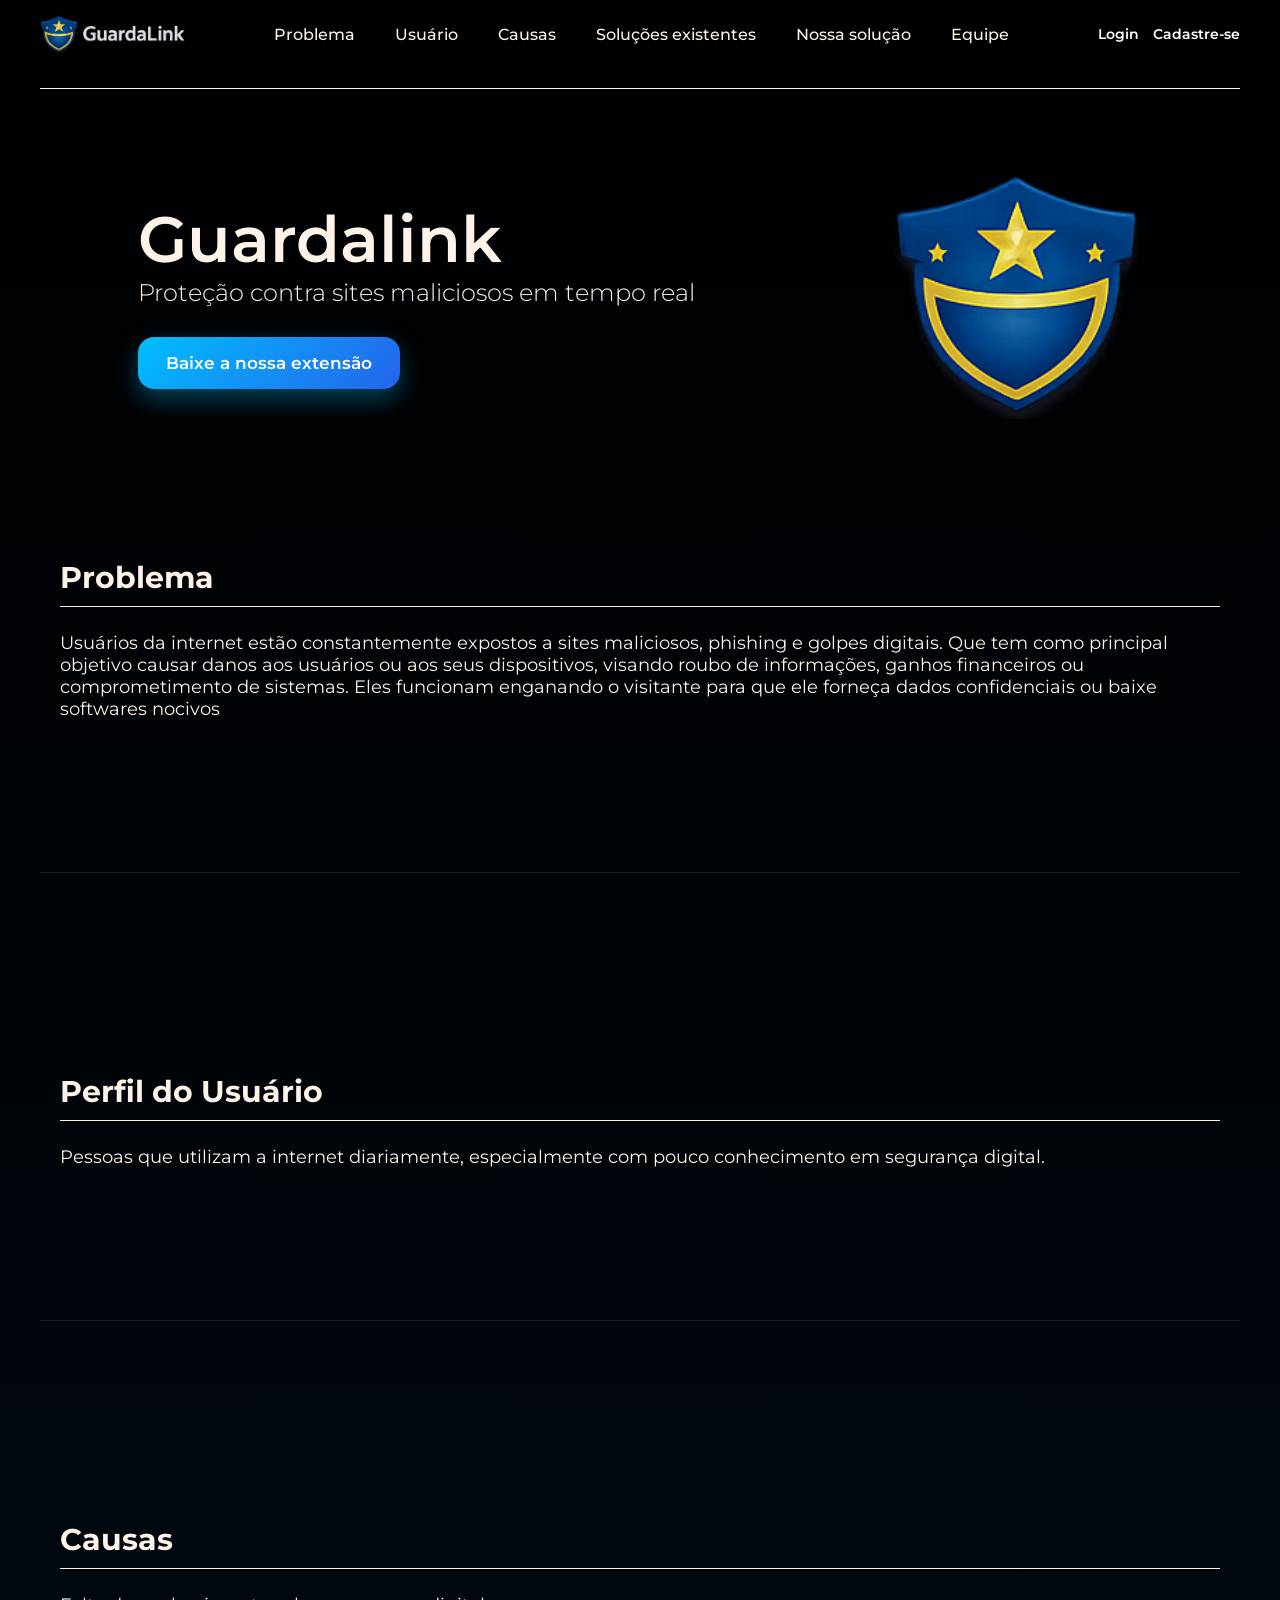
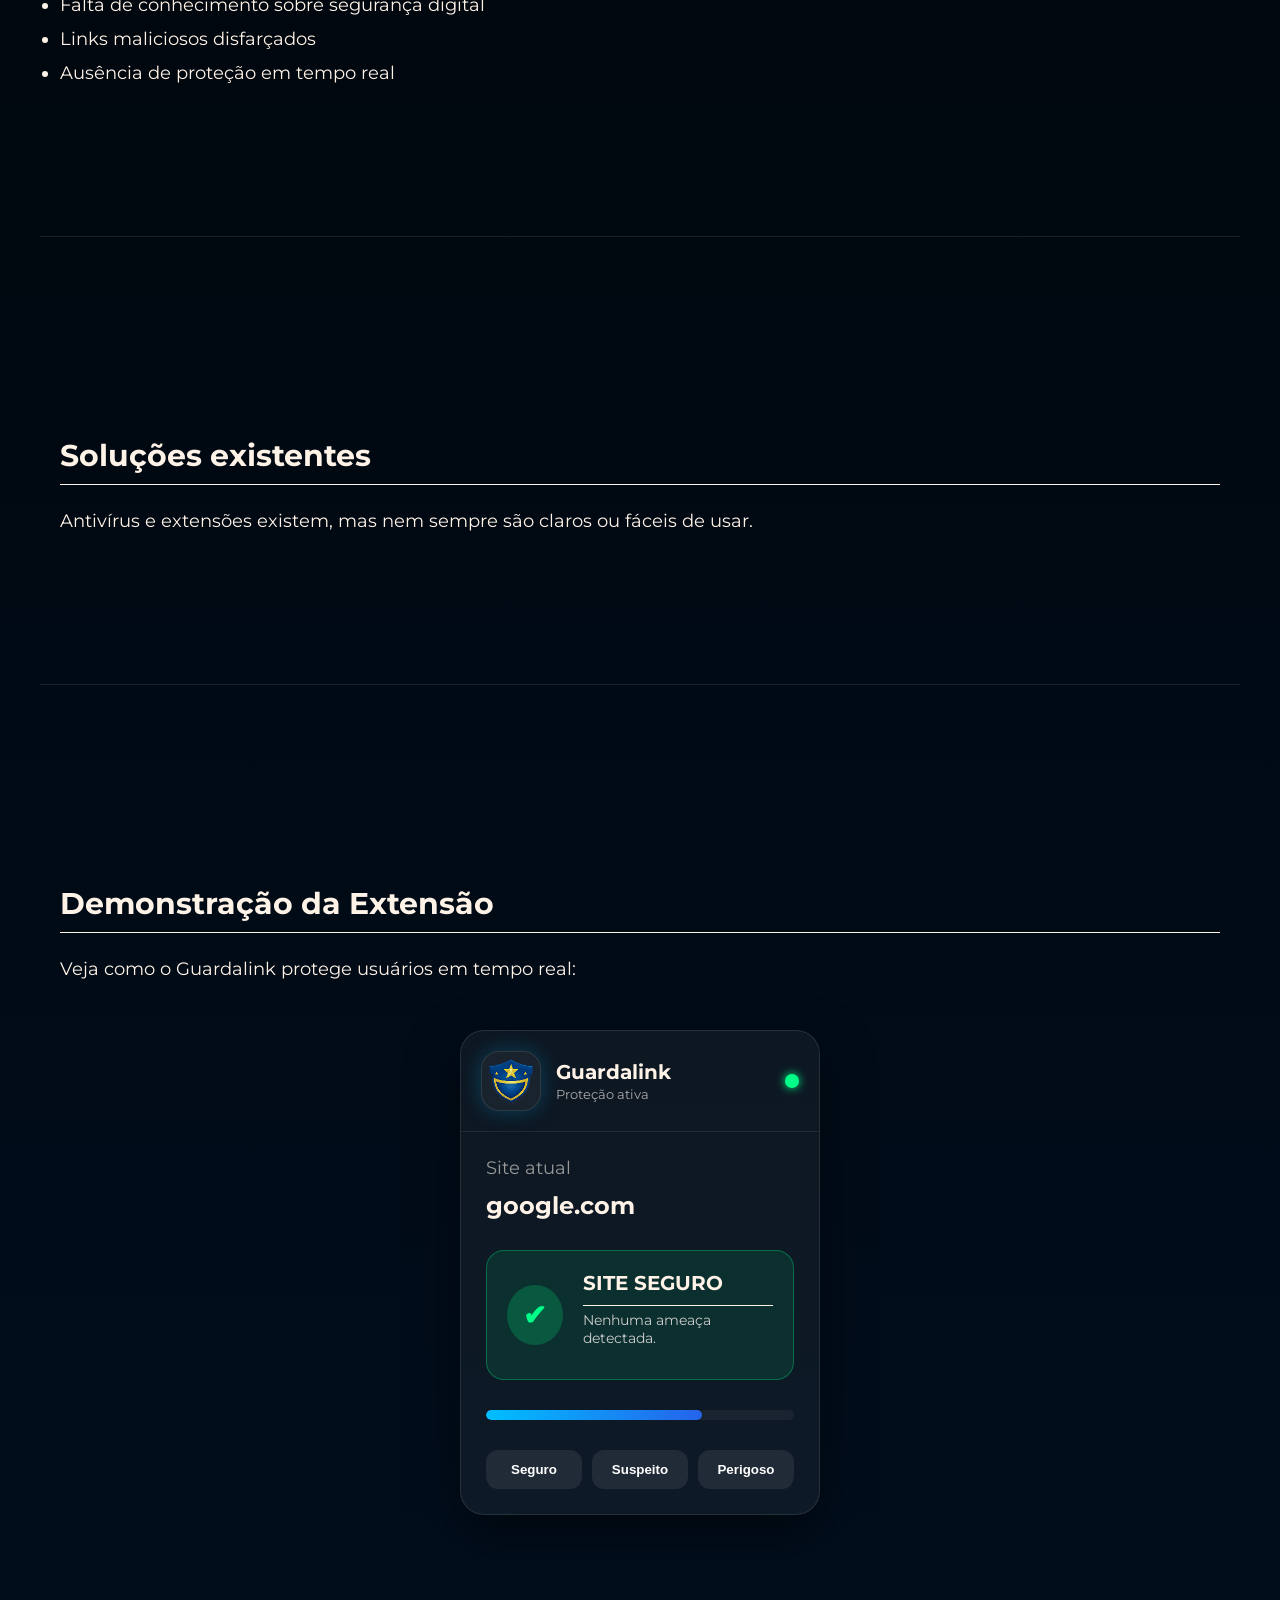
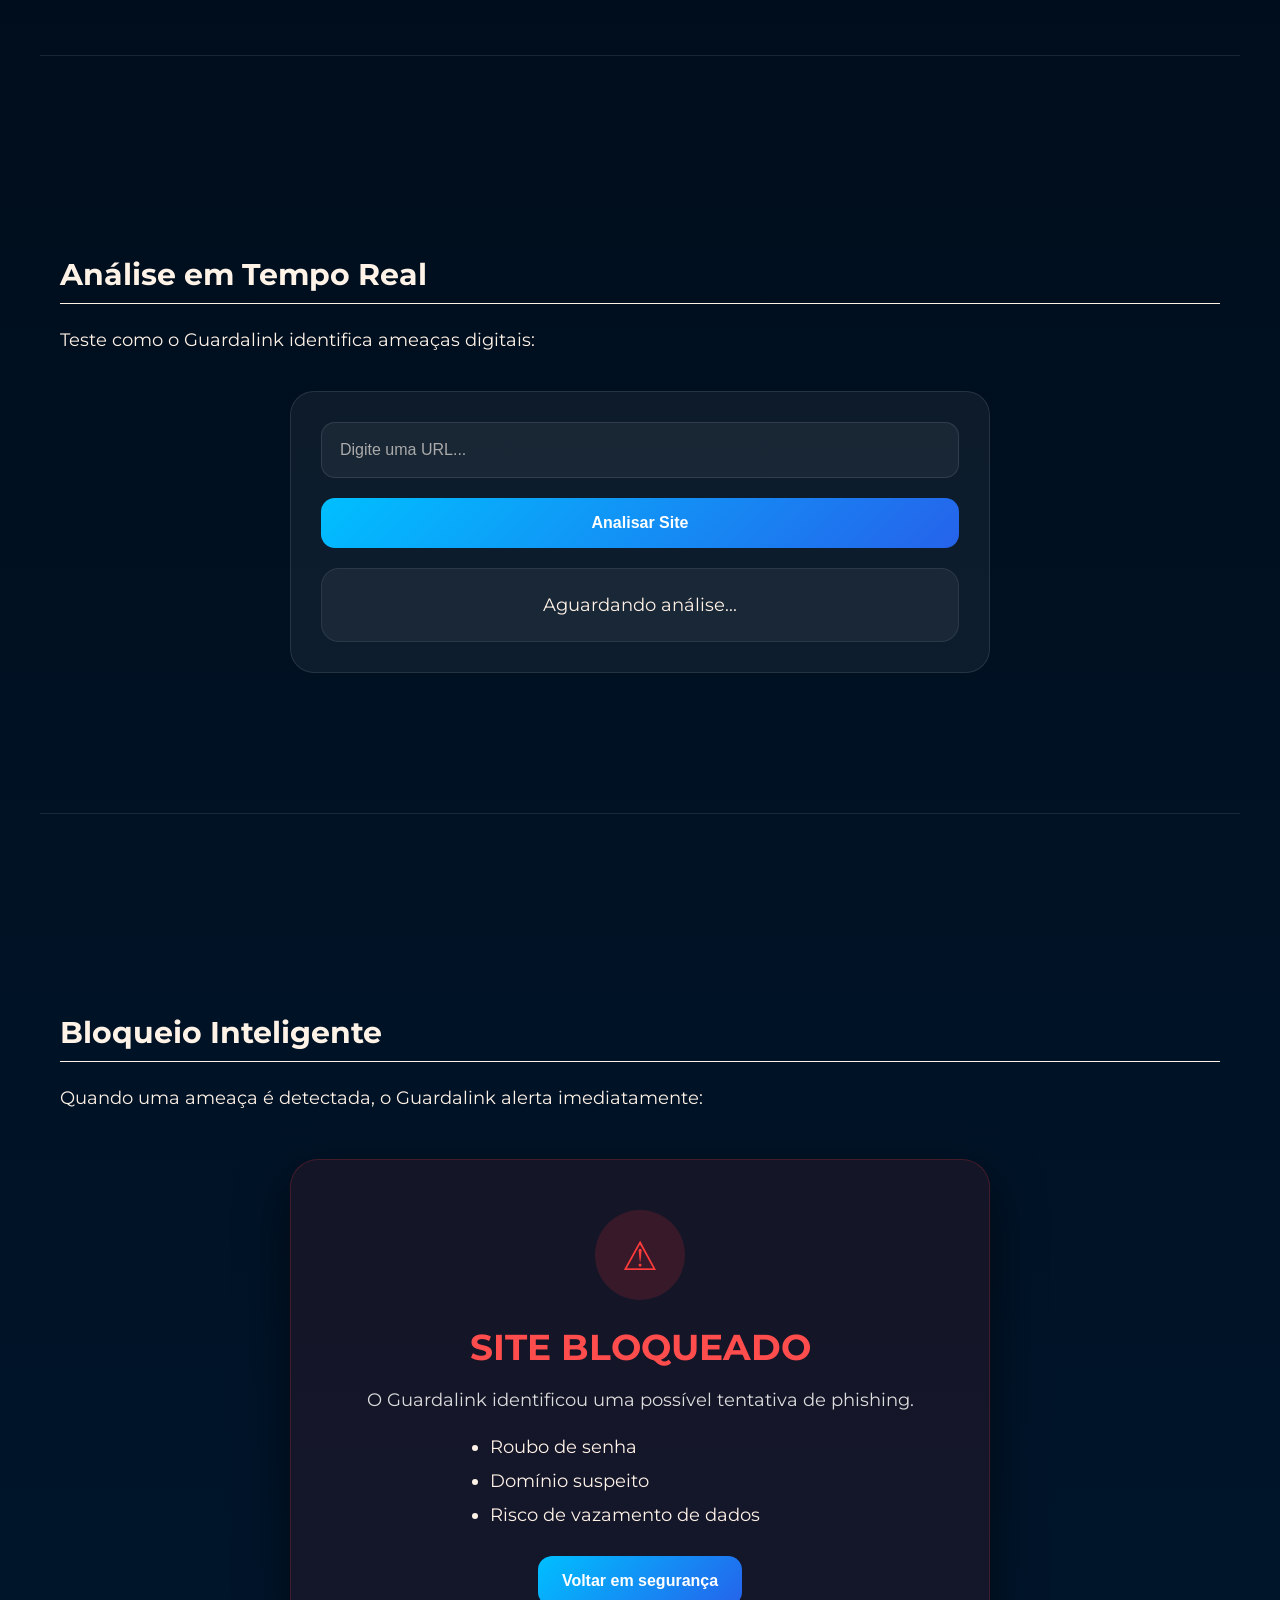
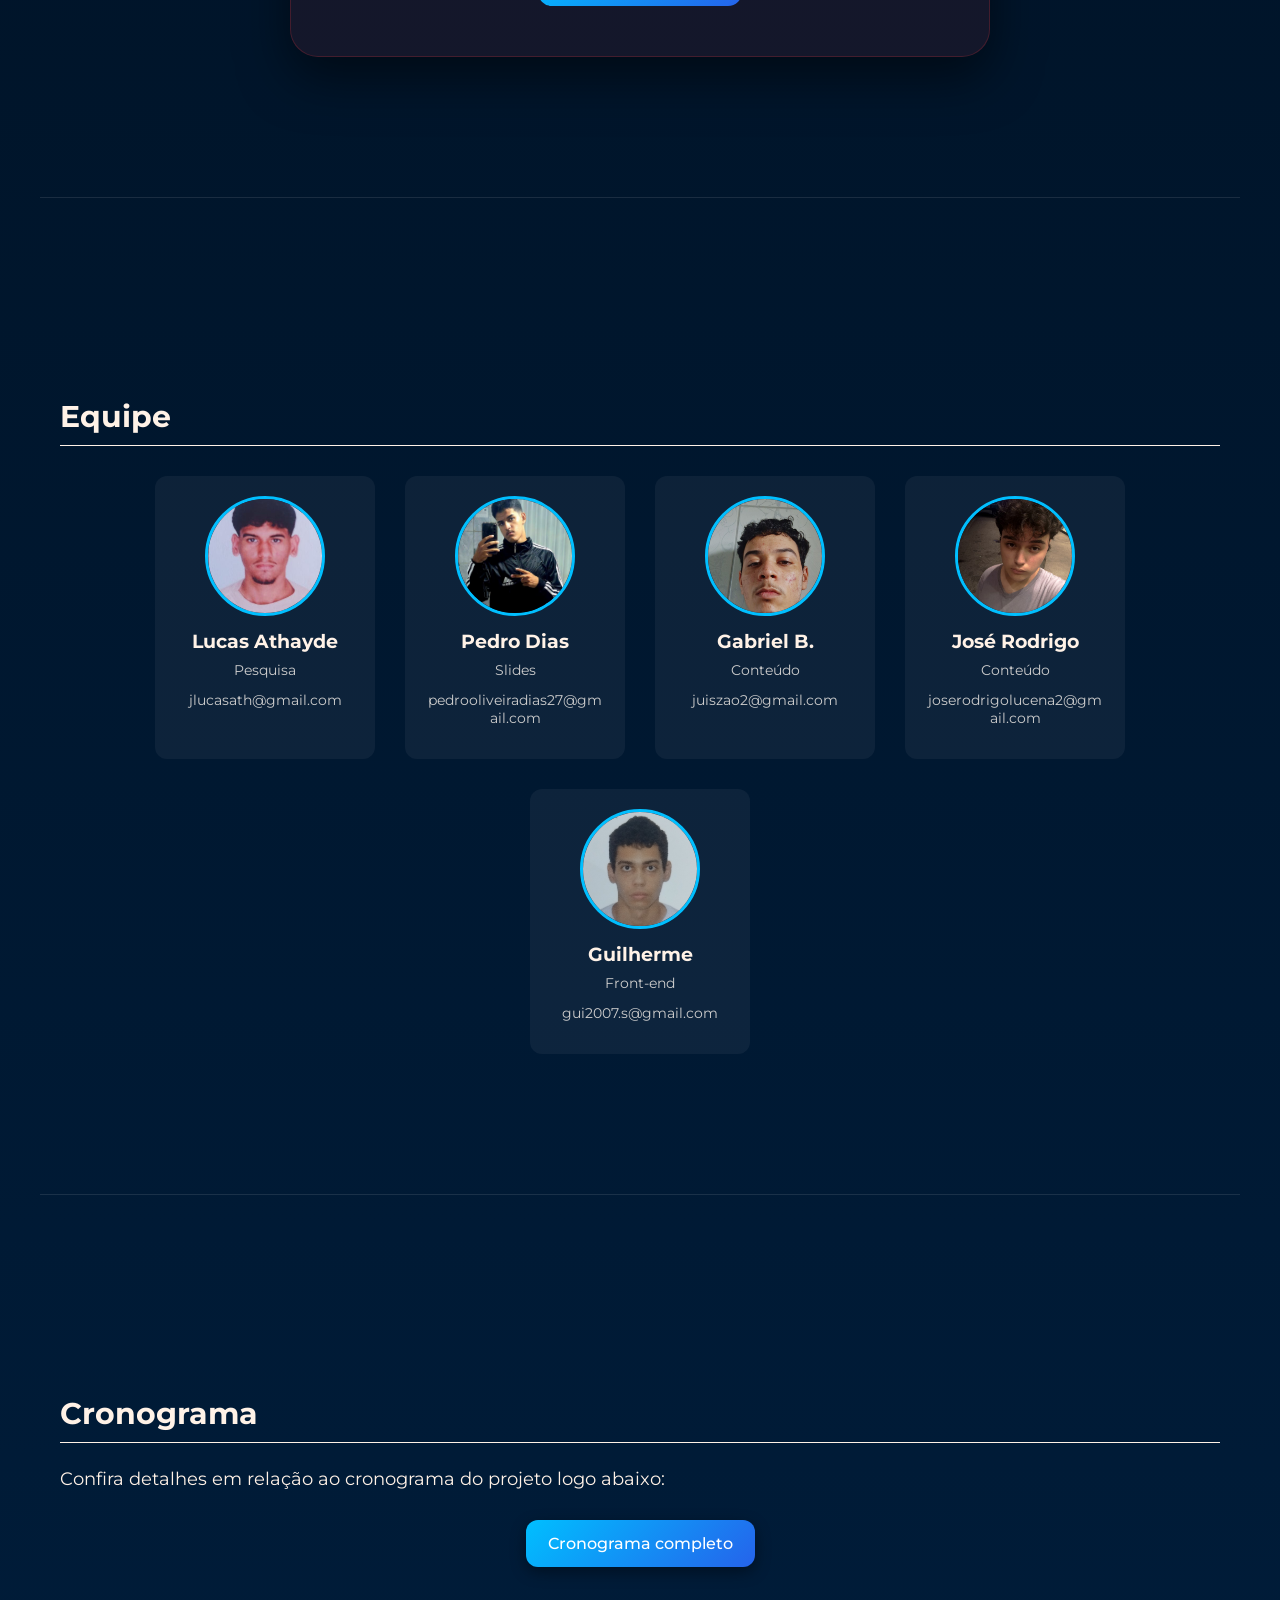
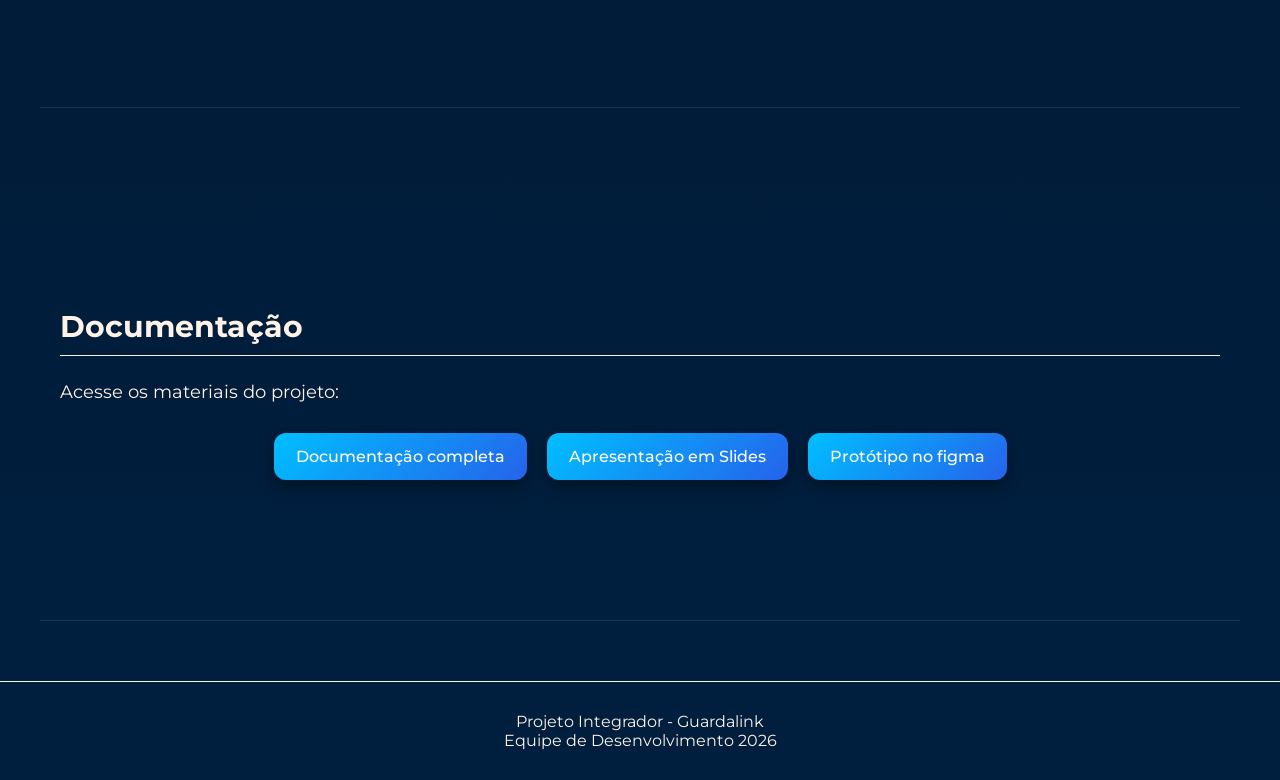
<file: index.html>
<!DOCTYPE html>
<html lang="pt-br">
<head>
  <meta charset="UTF-8">
  <meta name="viewport" content="width=device-width, initial-scale=1.0">
  <meta name="description" content="Uma extensão inteligente que protege em tempo real contra sites maliciosos.">
  <title>Guardalink - proteção contra sites maliciosos</title>

  <link rel="stylesheet" href="style.css">
</head>

<body>

<header class="cabecalho">
  <img class="cabecalho-imagem" src="logo.png.png" alt="Logo Guardalink">

  <nav class="cabecalho-menu">
    <a href="#problema">Problema</a>
    <a href="#usuario">Usuário</a>
    <a href="#causas">Causas</a>
    <a href="#solucoes">Soluções existentes</a>
    <a href="#demo-extensao">Nossa solução</a>
    <a href="#equipe">Equipe</a>
     <!-- NOVO -->
  </nav>


        <div class="header-actions">

            <div class="user-section">
                <a href="login.html" class="login-link" id="btnLogin">Login</a>

                <a href="cadastro.html" class="register-link-header" id="btnCadastro">
                    Cadastre-se
                </a>

                <a href="perfil.html" class="user-profile" id="userProfile" style="display: none;">
                    <i class='bx bx-user-circle'></i>
                    <span id="userNameHeader">Minha Conta</span>
                </a>

                <a href="#" class="logout-link" id="btnLogout" style="display: none;">Sair</a>
            </div>


</header>

        
<main class="conteudo">

  <!-- HERO -->
  <section class="conteudo-principal">
    <div class="conteudo-principal-escrito">
      <h1 class="titulo">Guardalink</h1>
      <h2 class="subtitulo">Proteção contra sites maliciosos em tempo real</h2>
      <a href="#demo-completa" class="btn-extensao">
      Baixe a nossa extensão
      </a>
    </div>

    <img class="imagem" src="logo.png (2).png" alt="Logo Guardalink">
  </section>

  <!-- PROBLEMA -->
  <section id="problema" class="bloco">
    <h2>Problema</h2>
    <p>Usuários da internet estão constantemente expostos a sites maliciosos, phishing e golpes digitais. Que tem como principal objetivo causar danos aos usuários ou aos seus dispositivos, visando roubo de informações, ganhos financeiros ou comprometimento de sistemas. Eles funcionam enganando o visitante para que ele forneça dados confidenciais ou baixe softwares nocivos</p>
  </section>

  <!-- USUÁRIO -->
  <section id="usuario" class="bloco">
    <h2>Perfil do Usuário</h2>
    <p>Pessoas que utilizam a internet diariamente, especialmente com pouco conhecimento em segurança digital.</p>
  </section>

  <!-- CAUSAS -->
  <section id="causas" class="bloco">
    <h2>Causas</h2>
    <ul>
      <li>Falta de conhecimento sobre segurança digital</li>
      <li>Links maliciosos disfarçados</li>
      <li>Ausência de proteção em tempo real</li>
    </ul>
  </section>

  <!-- SOLUÇÕES EXISTENTES -->
  <section id="solucoes" class="bloco">
    <h2>Soluções existentes</h2>
    <p>Antivírus e extensões existem, mas nem sempre são claros ou fáceis de usar.</p>
  </section>

  <!-- NOSSA SOLUÇÃO -->
<!-- DEMONSTRAÇÃO DA EXTENSÃO -->
<section id="demo-extensao" class="bloco">
  <h2>Demonstração da Extensão</h2>
  <p>Veja como o Guardalink protege usuários em tempo real:</p>

  <div class="extensao-demo">

    <div class="popup-extensao">

      <div class="popup-topo">
        <div class="logo-area">
          <div class="escudo">
          <img src="logo.png (2).png" alt="">

          </div>
          <div>
            <h3>Guardalink</h3>
            <span>Proteção ativa</span>
          </div>
        </div>

        <div class="status-online"></div>
      </div>

      <div class="popup-conteudo">

        <p class="site-label">Site atual</p>
        <h4 id="siteNome">google.com</h4>

        <div class="status-area seguro" id="statusArea">
          <div class="icone-status" id="iconeStatus">✔</div>

          <div>
            <h2 id="statusTitulo">SITE SEGURO</h2>
            <p id="statusTexto">
              Nenhuma ameaça detectada.
            </p>
          </div>
        </div>

        <div class="barra-scan">
          <div class="barra-progresso"></div>
        </div>

        <div class="botoes-extensao">
          <button onclick="mudarStatus('seguro')">
            Seguro
          </button>

          <button onclick="mudarStatus('suspeito')">
            Suspeito
          </button>

          <button onclick="mudarStatus('perigoso')">
            Perigoso
          </button>
        </div>

      </div>
    </div>
  </div>
</section>

<!-- ANALISE DE URL -->
<section class="bloco">
  <h2>Análise em Tempo Real</h2>
  <p>Teste como o Guardalink identifica ameaças digitais:</p>

  <div class="analise-box">

    <input
      type="text"
      id="inputAnalise"
      placeholder="Digite uma URL..."
    >

    <button onclick="analisarURL()">
      Analisar Site
    </button>

    <div class="resultado-analise" id="resultadoAnalise">
      Aguardando análise...
    </div>

  </div>
</section>

<!-- BLOQUEIO -->
<section class="bloco">
  <h2>Bloqueio Inteligente</h2>
  <p>Quando uma ameaça é detectada, o Guardalink alerta imediatamente:</p>

  <div class="tela-bloqueio">

    <div class="icone-alerta">⚠</div>

    <h3>SITE BLOQUEADO</h3>

    <p>
      O Guardalink identificou uma possível tentativa de phishing.
    </p>

    <ul>
      <li>Roubo de senha</li>
      <li>Domínio suspeito</li>
      <li>Risco de vazamento de dados</li>
    </ul>

    <button>
      Voltar em segurança
    </button>

  </div>
</section>





  <!-- EQUIPE -->
  <section id="equipe" class="bloco">
    <h2>Equipe</h2>

    <div class="equipe-container">

      <div class="membro">
        <img src="imagem.png.png" alt="Foto lucas athayde" class="foto-membro">
        <h3>Lucas Athayde</h3>
        <p>Pesquisa </p>
        <p class="email">jlucasath@gmail.com</p>
      </div>

      <div class="membro">
        <img src="capturar.jpg" alt="foto pedro dias" class="foto-membro">
        <h3>Pedro Dias</h3>
        <p>Slides</p>
        <p class="email">pedrooliveiradias27@gmail.com</p>
      </div>

      <div class="membro">
        <img src="whatsapp image 2026-04-23 at 13.36.22.jpeg" alt="foto gabriel b." class="foto-membro">
        <h3>Gabriel B.</h3>
        <p>Conteúdo</p>
        <p class="email">juiszao2@gmail.com</p>
      </div>

      <div class="membro">
        <img src="whatsapp image 2026-04-23 at 13.14.51.jpeg" alt="foto rodrigo" class="foto-membro">
        <h3>José Rodrigo</h3>
        <p>Conteúdo</p>
        <p class="email">joserodrigolucena2@gmail.com</p>
      </div>

      <div class="membro">
        <img src="whatsapp image 2026-04-23 at 14.03.56.jpeg" alt="foto guilherme" class="foto-membro">
        <h3>Guilherme</h3>
        <p>Front-end</p>
        <p class="email">gui2007.s@gmail.com</p>
      </div>

    </div>
  </section>

  <!-- CRONOGRAMA -->
  <section id="cronograma" class="bloco">
    <h2>Cronograma</h2>
    <p>Confira detalhes em relação ao cronograma do projeto logo abaixo:</p>
    <div class="botoes-docs">
      <a href="https://docs.google.com/document/d/1IaZC7EoQI65s_wB3azQdhZHQ6Dfknk6JhfSkH7Qo1pQ/edit?usp=drivesdk" target="_blank">
          Cronograma completo
      </a>
     </div> 
  </section>

  <!-- DOCUMENTAÇÃO -->
  <section id="documentacao" class="bloco">
    <h2>Documentação</h2>
    <p>Acesse os materiais do projeto:</p>

    <div class="botoes-docs">
      <a href="https://drive.google.com/drive/folders/1RztHHF01pYyB3KMwroxrXw6OeVfqJIrk?usp=sharing" target="_blank">
        Documentação completa
      </a>

      <a href="Design sem nome_20260617_031821_0000.pptx" target="_blank">
        Apresentação em Slides
      </a>
    

      <a href="https://www.figma.com/proto/Pa39BbhenJbCwyaDnr3oLL/Untitled?t=w6Q3PVBeiSB0oy3w-0&scaling=scale-down&content-scaling=fixed&page-id=0%3A1&node-id=1-2" target="_blank">
        Protótipo no figma
      </a>

     </div>


    
  </section>

</main>

<footer class="rodape">
  <p>Projeto Integrador - Guardalink</p>
  <p>Equipe de Desenvolvimento 2026</p>
</footer>


<script src="script.js"></script>

</body>
</html>
</file>
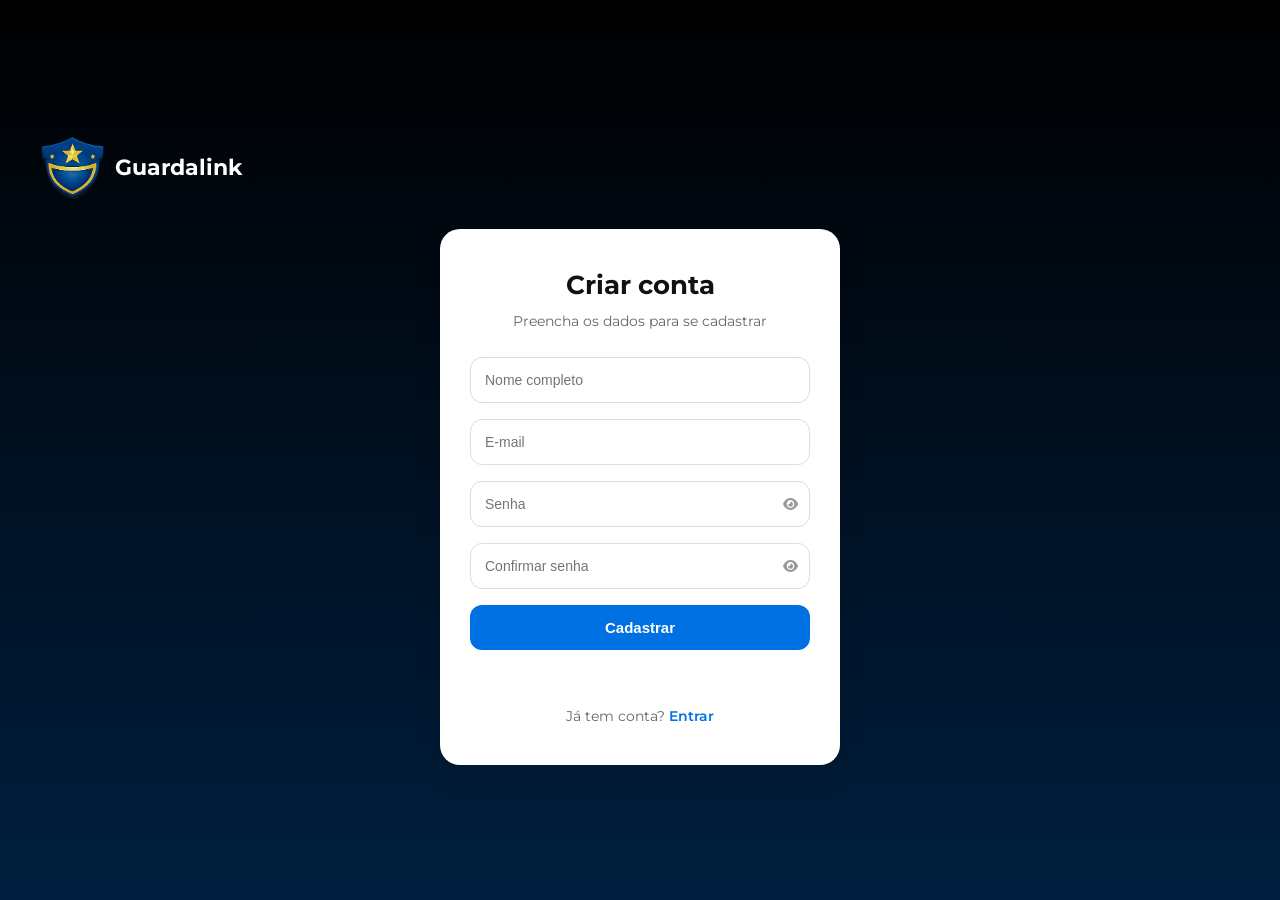
<file: cadastro.html>
<!DOCTYPE html>
<html lang="pt-br">
<head>
  <meta charset="UTF-8">
  <meta name="viewport" content="width=device-width, initial-scale=1.0">
  <title>Cadastro - MarketPlaceStore</title>

  <link href="https://fonts.googleapis.com/css2?family=Montserrat:wght@100..900&display=swap" rel="stylesheet">
  <link rel="stylesheet" href="https://cdnjs.cloudflare.com/ajax/libs/font-awesome/6.4.0/css/all.min.css">
  <link rel="stylesheet" href="cadastro.css">
  <link rel="stylesheet" href="style.css">
</head>

<body>

<main class="main-login">

  <div class="login-logo">
    <a href="index.html" class="logo-link">
      <img src="logo.png (2).png">
      <span class="logo-text">Guardalink</span>
    </a>
  </div>

  <div class="login-container">

    <h1>Criar conta</h1>
    <p class="login-subtitle">Preencha os dados para se cadastrar</p>

    <form id="cadastroForm">

      <div class="input-group">
        <input type="text" id="nome" placeholder="Nome completo" required autocomplete="off">
      </div>

      <div class="input-group">
        <input type="email" id="email" placeholder="E-mail" required autocomplete="off">
      </div>

      <div class="input-group">
        <div class="password-wrapper">
          <input type="password" id="senha" placeholder="Senha" minlength="6" required>
          <button type="button" class="toggle-password">
            <i class="fa-solid fa-eye"></i>
          </button>
        </div>
      </div>

      <div class="input-group">
        <div class="password-wrapper">
          <input type="password" id="confirmarSenha" placeholder="Confirmar senha" minlength="6" required>
          <button type="button" class="toggle-password">
            <i class="fa-solid fa-eye"></i>
          </button>
        </div>
      </div>

      <!-- BOTÃO CORRETO COM ID -->
      <button type="submit" id="btnCadastrar" class="btn-login">
        Cadastrar
      </button>

    </form>

    <div id="mensagem"></div>

    <div class="login-footer">
      <p>Já tem conta? <a href="login.html">Entrar</a></p>
    </div>

  </div>

</main>







</body>
</html>
</file>
<file: style.css>
@import url('https://fonts.googleapis.com/css2?family=Montserrat:wght@100;300;400;600;700&display=swap');

*{
  margin: 0;
  padding: 0;
  box-sizing: border-box;
  text-decoration: none;
}

html{
  scroll-behavior: smooth;
}

body{
  font-family: 'Montserrat', sans-serif;
  background: linear-gradient(to bottom, #000000, #001f3f);
  color: #fff2e7;
}

/* HEADER */
.cabecalho{
  position: sticky;
  top: 0;
  backdrop-filter: blur(10px);
  background: rgba(0,0,0,0.6);
  display: flex;
  justify-content: space-between;
  align-items: center;
  padding: 15px 40px;
  z-index: 1000;
}

.cabecalho-imagem{
  height: 38px;
  transition: transform 0.3s;
}

.cabecalho-imagem:hover{
  transform: scale(1.1);
}

/* NAV */
.cabecalho-menu{
  display: flex;
  gap: 40px;
}

.cabecalho-menu a{
  color: #fff2e7;
  font-size: 16px;
  font-weight: 500;
  position: relative;
  transition: 0.3s;
}

.cabecalho-menu a::after{
  content: "";
  position: absolute;
  width: 0%;
  height: 2px;
  bottom: -5px;
  left: 0;
  background: #00bfff;
  transition: 0.3s;
}

.cabecalho-menu a:hover{
  color: #00bfff;
}

.cabecalho-menu a:hover::after{
  width: 100%;
}

/* CONTEÚDO */
.conteudo{
  border-top: 1px solid #fff2e7;
  margin: 20px 40px;
}

/* HERO */
.conteudo-principal{
  display: flex;
  justify-content: space-around;
  align-items: center;
  margin-top: 80px;
  animation: fadeUp 1s ease;
}

.btn-extensao{
  display: inline-flex;
  align-items: center;
  justify-content: center;
  margin-top: 30px;
  padding: 16px 28px;
  border-radius: 16px;
  background: linear-gradient(135deg,#00bfff,#2563eb);
  color: white;
  font-size: 17px;
  font-weight: 600;
  transition: 0.3s;
  box-shadow: 0 10px 25px rgba(0,191,255,0.35);
  position: relative;
  overflow: hidden;
}

.btn-extensao:hover{
  transform: translateY(-5px) scale(1.02);
  box-shadow: 0 15px 35px rgba(0,191,255,0.55);
}


.titulo{
  font-size: 64px;
  font-weight: 600;
}

.subtitulo{
  font-size: 24px;
  font-weight: 300;
}

.imagem{
  height: 250px;
  animation: float 3s ease-in-out infinite;
}

/* SEÇÕES */
.bloco{
  padding: 140px 20px;
  border-bottom: 1px solid rgba(255,255,255,0.1);
  opacity: 0;
  transform: translateY(40px);
  animation: fadeUp 1s ease forwards;
  margin-bottom: 60px;
}

.bloco:nth-child(even){
  animation-delay: 0.2s;
}

.bloco h2{
  font-size: 30px;
  margin-bottom: 25px;
  border-bottom: 1px solid #fff2e7;
  padding-bottom: 10px;
}

.bloco p,
.bloco li{
  font-size: 18px;
  margin-bottom: 12px;
}

/* ===== EQUIPE ===== */
.equipe-container{
  display: flex;
  justify-content: center;
  gap: 30px;
  flex-wrap: wrap;
  margin-top: 30px;
}

.membro{
  background: rgba(255,255,255,0.05);
  padding: 20px;
  border-radius: 12px;
  text-align: center;
  width: 220px; /* aumentado */
  transition: 0.3s;
}

.membro:hover{
  transform: translateY(-10px);
  background: rgba(255,255,255,0.1);
}

.membro h3{
  margin-bottom: 8px;
}

/* 🔥 CORREÇÃO DO EMAIL */
.membro p{
  font-size: 14px;
  color: #ccc;
  word-break: break-word;
  overflow-wrap: break-word;
}


.email{
  font-size: 13px;
  color: #aaa;
  margin-top: 5px;
  word-break: break-word;
}

/* FOOTER */
.rodape{
  padding: 30px;
  text-align: center;
  border-top: 1px solid #fff2e7;
}

.imagem-solucao{
  display: flex;
  justify-content: center;
  margin-top: 40px;
}

.imagem-solucao img{
  border-radius: 16px;
  box-shadow: 0 10px 30px rgba(0,0,0,0.5);
  transition: 0.3s;
  width: 80%;
  max-width: 185px;
}

.imagem-solucao img:hover{
  transform: scale(1.03);
}

.botoes-docs{
  display: flex;
  justify-content: center;
  gap: 20px;
  margin-top: 30px;
  flex-wrap: wrap;
}

.botoes-docs a{
  background: linear-gradient(135deg, #00bfff, #2563eb);
  color: white;
  padding: 14px 22px;
  border-radius: 12px;
  font-size: 16px;
  font-weight: 500;
  transition: 0.3s;
  box-shadow: 0 5px 15px rgba(0,0,0,0.4);
}

.botoes-docs a:hover{
  transform: translateY(-5px);
  box-shadow: 0 10px 25px rgba(0,0,0,0.6);
  background: linear-gradient(135deg, #009acd, #1d4ed8);
}


/* ANIMAÇÕES */
@keyframes fadeUp{
  from{
    opacity: 0;
    transform: translateY(40px);
  }
  to{
    opacity: 1;
    transform: translateY(0);
  }
}

@keyframes float{
  0%{ transform: translateY(0); }
  50%{ transform: translateY(-10px); }
  100%{ transform: translateY(0); }
}
.extensao-demo{
  display: flex;
  justify-content: center;
  margin-top: 50px;
}

.popup-extensao{
  width: 360px;
  background: rgba(255,255,255,0.05);
  border: 1px solid rgba(255,255,255,0.1);
  border-radius: 24px;
  backdrop-filter: blur(20px);
  overflow: hidden;
  box-shadow: 0 20px 50px rgba(0,0,0,0.5);
  animation: fadeUp 1s ease;
}

.popup-topo{
  display: flex;
  justify-content: space-between;
  align-items: center;
  padding: 20px;
  border-bottom: 1px solid rgba(255,255,255,0.08);
}

.logo-area{
  display: flex;
  align-items: center;
  gap: 15px;
}

.escudo{
  width: 60px;
  height: 60px;
  border-radius: 18px;
  background: rgba(255,255,255,0.05);
  display: flex;
  justify-content: center;
  align-items: center;
  border: 1px solid rgba(255,255,255,0.1);
  box-shadow: 0 0 20px rgba(0,191,255,0.25);
  overflow: hidden;
}

.escudo img{
  width: 80%;
  object-fit: contain;
}

.logo-area h3{
  font-size: 20px;
}

.logo-area span{
  font-size: 13px;
  color: #aaa;
}

.status-online{
  width: 14px;
  height: 14px;
  background: #00ff88;
  border-radius: 50%;
  box-shadow: 0 0 10px #00ff88;
}

.popup-conteudo{
  padding: 25px;
}

.site-label{
  color: #999;
  font-size: 14px;
}

#siteNome{
  margin-top: 5px;
  font-size: 24px;
  margin-bottom: 30px;
}

.status-area{
  display: flex;
  align-items: center;
  gap: 20px;
  padding: 20px;
  border-radius: 18px;
  transition: 0.4s;
}

.icone-status{
  width: 60px;
  height: 60px;
  border-radius: 50%;
  display: flex;
  align-items: center;
  justify-content: center;
  font-size: 28px;
  font-weight: bold;
}

.seguro{
  background: rgba(0,255,136,0.1);
  border: 1px solid rgba(0,255,136,0.3);
}

.seguro .icone-status{
  background: rgba(0,255,136,0.2);
  color: #00ff88;
}

.suspeito{
  background: rgba(255,193,7,0.1);
  border: 1px solid rgba(255,193,7,0.3);
}

.suspeito .icone-status{
  background: rgba(255,193,7,0.2);
  color: #ffc107;
}

.perigoso{
  background: rgba(255,59,59,0.1);
  border: 1px solid rgba(255,59,59,0.3);
}

.perigoso .icone-status{
  background: rgba(255,59,59,0.2);
  color: #ff3b3b;
}

.status-area h2{
  font-size: 20px;
  margin-bottom: 5px;
}

.status-area p{
  font-size: 14px;
  color: #ccc;
}

.barra-scan{
  width: 100%;
  height: 10px;
  background: rgba(255,255,255,0.05);
  border-radius: 999px;
  margin-top: 30px;
  overflow: hidden;
}

.barra-progresso{
  width: 70%;
  height: 100%;
  background: linear-gradient(90deg,#00bfff,#2563eb);
  border-radius: 999px;
  animation: scan 2s infinite linear;
}

.botoes-extensao{
  display: flex;
  gap: 10px;
  margin-top: 30px;
}

.botoes-extensao button{
  flex: 1;
  padding: 12px;
  border: none;
  border-radius: 12px;
  background: rgba(255,255,255,0.08);
  color: white;
  cursor: pointer;
  transition: 0.3s;
  font-weight: 600;
}

.botoes-extensao button:hover{
  background: #00bfff;
  transform: translateY(-3px);
}

.header-actions{
    display: flex;
    align-items: center;
    gap: 14px;

    flex-wrap: wrap;
}

.user-section,
.icon-section{
    display: flex;
    align-items: center;
    gap: 14px;
}

/* LINKS */

.login-link,
.register-link-header{
    text-decoration: none;

    color: #fff;

    font-size: 14px;
    font-weight: 600;

    transition: 0.3s;
}

.login-link:hover,
.register-link-header:hover{
    color: #666;
}

/* USER PROFILE */

.user-profile{
    display: flex;
    align-items: center;
    gap: 8px;

    text-decoration: none;

    color: #111;

    font-weight: 600;

    transition: 0.3s;
}

.user-profile:hover{
    color: #666;
}

.user-profile i{
    font-size: 32px;
}

#userNameHeader{
    max-width: 140px;

    overflow: hidden;
    text-overflow: ellipsis;
    white-space: nowrap;
}

/* LOGOUT */

.logout-link{
    text-decoration: none;

    background: #111;
    color: #fff;

    padding: 10px 16px;

    border-radius: 10px;

    font-size: 14px;
    font-weight: 600;

    transition: 0.3s;
}

.logout-link:hover{
    background: #333;
}


/* =========================
   ANALISE DE URL
========================= */

.analise-box{
  max-width: 700px;
  margin: 40px auto 0;
  display: flex;
  flex-direction: column;
  gap: 20px;
  background: rgba(255,255,255,0.05);
  border: 1px solid rgba(255,255,255,0.1);
  border-radius: 24px;
  padding: 30px;
  backdrop-filter: blur(20px);
}

.analise-box input{
  width: 100%;
  padding: 18px;
  border-radius: 14px;
  border: 1px solid rgba(255,255,255,0.1);
  background: rgba(255,255,255,0.05);
  color: white;
  font-size: 16px;
  outline: none;
}

.analise-box input::placeholder{
  color: #aaa;
}

.analise-box button{
  padding: 16px;
  border: none;
  border-radius: 14px;
  background: linear-gradient(135deg,#00bfff,#2563eb);
  color: white;
  font-size: 16px;
  font-weight: 600;
  cursor: pointer;
  transition: 0.3s;
}

.analise-box button:hover{
  transform: translateY(-4px);
  box-shadow: 0 10px 25px rgba(0,191,255,0.4);
}

.resultado-analise{
  padding: 25px;
  border-radius: 18px;
  text-align: center;
  font-size: 18px;
  background: rgba(255,255,255,0.05);
  border: 1px solid rgba(255,255,255,0.08);
  transition: 0.4s;
}

.resultado-seguro{
  background: rgba(0,255,136,0.1);
  border: 1px solid rgba(0,255,136,0.3);
  color: #00ff88;
}

.resultado-suspeito{
  background: rgba(255,193,7,0.1);
  border: 1px solid rgba(255,193,7,0.3);
  color: #ffc107;
}

.resultado-perigoso{
  background: rgba(255,59,59,0.1);
  border: 1px solid rgba(255,59,59,0.3);
  color: #ff3b3b;
}

/* =========================
   TELA DE BLOQUEIO
========================= */

.tela-bloqueio{
  max-width: 700px;
  margin: 50px auto 0;
  padding: 50px 30px;
  border-radius: 28px;
  background: rgba(255,59,59,0.08);
  border: 1px solid rgba(255,59,59,0.2);
  text-align: center;
  box-shadow: 0 20px 50px rgba(0,0,0,0.5);
}

.icone-alerta{
  width: 90px;
  height: 90px;
  border-radius: 50%;
  margin: 0 auto 25px;
  background: rgba(255,59,59,0.15);
  display: flex;
  justify-content: center;
  align-items: center;
  font-size: 40px;
  color: #ff3b3b;
  animation: pulseDanger 1.5s infinite;
}

.tela-bloqueio h3{
  font-size: 36px;
  margin-bottom: 20px;
  color: #ff4d4d;
}

.tela-bloqueio p{
  color: #ddd;
  margin-bottom: 25px;
}

.tela-bloqueio ul{
  text-align: left;
  max-width: 300px;
  margin: 0 auto 30px;
}

.tela-bloqueio button{
  padding: 16px 24px;
  border: none;
  border-radius: 14px;
  background: linear-gradient(135deg,#00bfff,#2563eb);
  color: white;
  font-size: 16px;
  font-weight: 600;
  cursor: pointer;
  transition: 0.3s;
}

.tela-bloqueio button:hover{
  transform: translateY(-4px);
}

@keyframes pulseDanger{
  0%{
    box-shadow: 0 0 0 rgba(255,59,59,0.4);
  }

  50%{
    box-shadow: 0 0 30px rgba(255,59,59,0.8);
  }

  100%{
    box-shadow: 0 0 0 rgba(255,59,59,0.4);
  }
}



@keyframes scan{
  0%{
    transform: translateX(-30%);
  }

  100%{
    transform: translateX(50%);
  }
}

/* RESPONSIVO */
@media(max-width: 480px){

  .popup-extensao{
    width: 100%;
  }

  .status-area{
    flex-direction: column;
    text-align: center;
  }

  .botoes-extensao{
    flex-direction: column;
  }
}







/* ================= RESPONSIVIDADE ================= */

/* NOTEBOOK / TABLET */
@media (max-width: 1024px){

  .conteudo-principal{
    flex-direction: column;
    text-align: center;
    gap: 40px;
  }

  .titulo{
    font-size: 48px;
  }

  .subtitulo{
    font-size: 20px;
  }

  .imagem{
    height: 200px;
  }

  .cabecalho-menu{
    gap: 20px;
    flex-wrap: wrap;
    justify-content: center;
  }

}

/* TABLET PEQUENO */
@media (max-width: 768px){

  .cabecalho{
    flex-direction: column;
    gap: 15px;
    padding: 20px;
  }

  .cabecalho-menu{
    gap: 15px;
  }

  .cabecalho-menu a{
    font-size: 14px;
  }

  .conteudo{
    margin: 20px;
  }

  .titulo{
    font-size: 36px;
  }

  .subtitulo{
    font-size: 18px;
  }

  .bloco{
    padding: 80px 15px;
  }

  .bloco h2{
    font-size: 24px;
  }

  .bloco p,
  .bloco li{
    font-size: 16px;
  }

  .imagem{
    height: 180px;
  }

}

/* CELULAR */
@media (max-width: 480px){

  .titulo{
    font-size: 28px;
  }

  .subtitulo{
    font-size: 16px;
  }

  .cabecalho-menu{
    flex-direction: column;
    align-items: center;
  }

  .cabecalho-menu a{
    font-size: 13px;
  }

  .imagem{
    height: 150px;
  }

  .bloco{
    padding: 60px 10px;
  }

  .membro{
    width: 100%;
    max-width: 280px;
  }

  .botoes-docs{
    flex-direction: column;
    align-items: center;
  }

  .botoes-docs a{
    width: 100%;
    text-align: center;
  }

  .imagem-solucao img{
    width: 100%;
    max-width: 250px;
  }

}

.foto-membro {
  width: 120px;
  height: 120px;
  border-radius: 50%; /* deixa redonda */
  object-fit: cover;
  margin-bottom: 10px;
  border: 3px solid #00bfff;
}

.membro {
  text-align: center;
  padding: 20px;
}

.equipe-container {
  display: flex;
  flex-wrap: wrap;
  justify-content: center;
  gap: 30px;
}
</file>
<file: cadastro.css>
/* =========================
   CADASTRO.CSS
========================= */

@import url('https://fonts.googleapis.com/css2?family=Montserrat:wght@100..900&display=swap');

/* RESET */

*{
    margin: 0;
    padding: 0;
    box-sizing: border-box;
}

/* BODY */

body{
    min-height: 100vh;

    display: flex;
    flex-direction: column;

    font-family: 'Montserrat', sans-serif;

    background: #f5f5f5;

    overflow-x: hidden;
}

/* MAIN */

.main-login{
    flex: 1;

    display: flex;
    flex-direction: column;

    justify-content: center;
    align-items: center;

    padding: 40px 20px;
}

/* LOGO */

.login-logo{
    width: 100%;
    max-width: 1200px;

    display: flex;
    align-items: center;

    margin-bottom: 30px;
}

.logo-link{
    display: flex;
    align-items: center;

    gap: 10px;

    text-decoration: none;
}

.logo-link img{
    width: 65px;
}

.logo-link span{
    font-size: 22px;
    font-weight: 700;

    color: #fff;
}

/* CARD */

.login-container{
    width: 100%;
    max-width: 400px;

    background: #fff;

    padding: 40px 30px;

    border-radius: 20px;

    box-shadow: 0 10px 30px rgba(0,0,0,0.08);

    text-align: center;
}

.login-container h1{
    font-size: 26px;

    margin-bottom: 10px;

    color: #111;
}

/* SUBTITLE */

.login-subtitle{
    font-size: 14px;

    color: #666;

    margin-bottom: 25px;

    line-height: 1.5;
}

/* INPUTS */

.input-group{
    margin-bottom: 16px;
}

.input-group input{
    width: 100%;

    padding: 14px;

    border-radius: 12px;

    border: 1px solid #ddd;

    font-size: 14px;

    transition: 0.3s;
}

.input-group input:focus{
    outline: none;

    border-color: #0071e3;

    box-shadow: 0 0 0 4px rgba(0,113,227,0.08);
}

/* PASSWORD */

.password-wrapper{
    position: relative;

    display: flex;
    align-items: center;
}

.password-wrapper input{
    width: 100%;
}

.toggle-password{
    position: absolute;

    right: 12px;

    border: none;

    background: none;

    cursor: pointer;

    color: #999;

    display: flex;
    align-items: center;
    justify-content: center;

    transition: 0.3s;
}

.toggle-password:hover{
    opacity: 0.7;
}

/* BUTTON */

.btn-login{
    width: 100%;

    padding: 14px;

    border: none;

    border-radius: 12px;

    background: #0071e3;

    color: #fff;

    font-size: 15px;
    font-weight: 600;

    cursor: pointer;

    transition: 0.3s;
}

.btn-login:hover{
    background: #005bb5;
}

/* LINKS */

.login-footer{
    margin-top: 18px;

    font-size: 14px;

    color: #666;
}

.login-footer a{
    color: #0071e3;

    text-decoration: none;

    font-weight: 600;
}

.login-footer a:hover{
    text-decoration: underline;
}

/* MESSAGE */

#mensagem{
    margin-top: 15px;

    padding: 12px;

    border-radius: 10px;

    font-size: 14px;

    font-weight: 600;

    text-align: center;

    min-height: 20px;
}

/* FOOTER */

.footer{
    background: #111;

    color: #fff;

    padding: 40px 20px;

    margin-top: 50px;
}

.footer-container{
    width: 100%;
    max-width: 1200px;

    margin: 0 auto;

    display: grid;

    grid-template-columns: repeat(auto-fit, minmax(180px, 1fr));

    gap: 20px;
}

.footer-col h4{
    margin-bottom: 10px;
}

.footer-col a{
    display: block;

    color: #ccc;

    text-decoration: none;

    font-size: 14px;

    margin-bottom: 6px;

    transition: 0.3s;
}

.footer-col a:hover{
    color: #fff;
}

.footer-bottom{
    text-align: center;

    margin-top: 20px;

    font-size: 13px;

    color: #aaa;
}

.header{
    background: #fff;
    padding: 16px 0;

    box-shadow: 0 2px 10px rgba(0,0,0,0.08);
}

.header .container{
    display: flex;
    align-items: center;
    justify-content: space-between;

    gap: 20px;

    flex-wrap: wrap;
}

/* =========================
   LOGO
========================= */

.logo{
    display: flex;
    align-items: center;
    gap: 10px;

    text-decoration: none;
    color: #111;
}

.logo img{
    width: 45px;
    height: 45px;
    object-fit: contain;
}

.logo-text{
    font-size: 20px;
    font-weight: 700;
    color: #fff;
}

/* =========================
   NAVBAR
========================= */

.navbar{
    display: flex;
    align-items: center;
    justify-content: center;

    gap: 20px;

    flex-wrap: wrap;
}

.navbar a{
    text-decoration: none;

    color: #111;

    font-size: 14px;
    font-weight: 600;

    transition: 0.3s;
}

.navbar a:hover{
    color: #666;
}


























/* RESPONSIVO */

@media (max-width: 768px){

    .main-login{
        padding: 30px 15px;
    }

    .login-logo{
        justify-content: center;
    }

    .login-container{
        padding: 35px 25px;
    }

    .footer-container{
        grid-template-columns: 1fr;

        text-align: center;
    }

}

@media (max-width: 480px){

    .login-container{
        padding: 30px 20px;
    }

    .login-container h1{
        font-size: 22px;
    }

    .logo-link span{
        font-size: 18px;
    }

    .btn-login{
        padding: 13px;
    }

}
</file>
